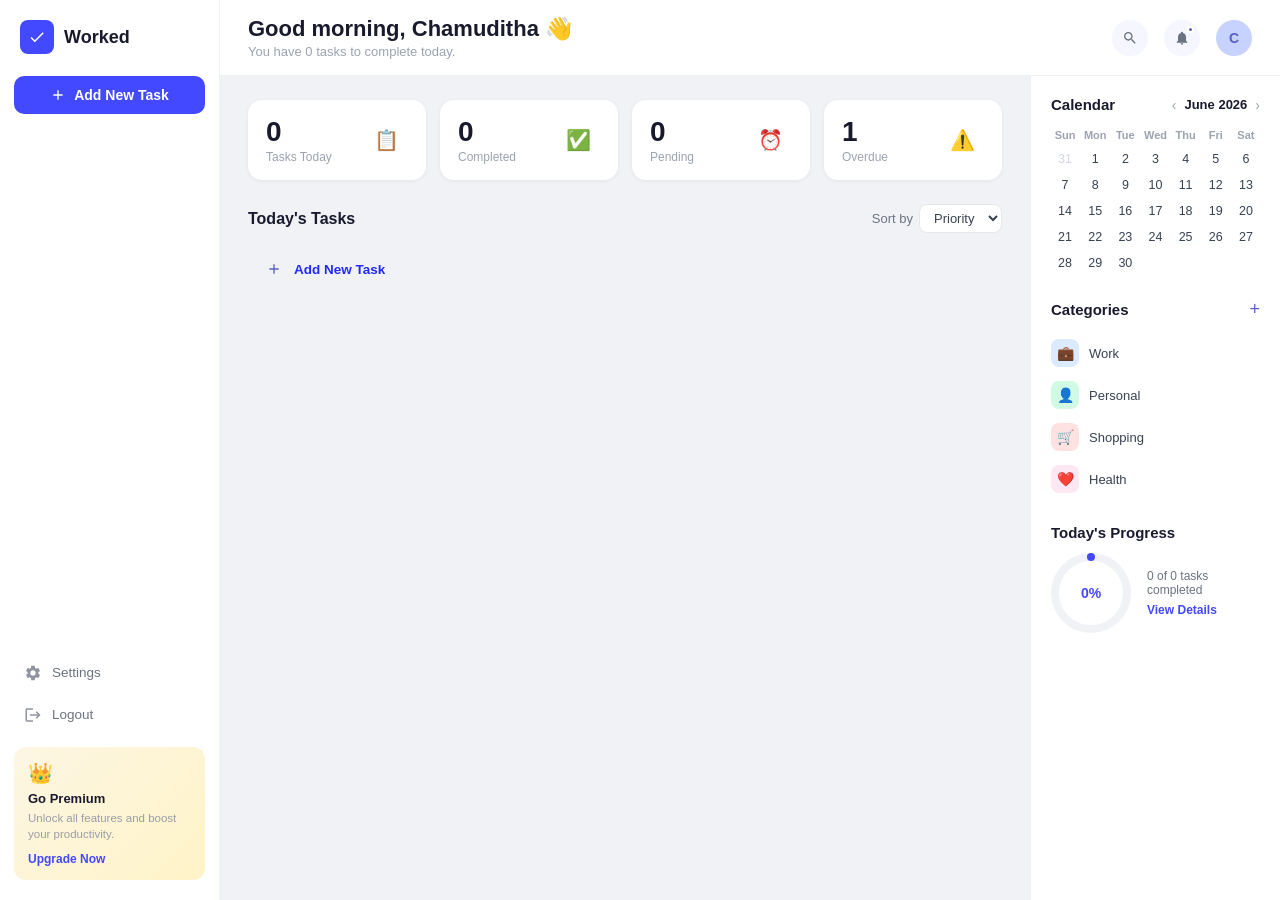
<file: Task_2/taskly.html>
<!DOCTYPE html>
<html lang="en">
<head>
<meta charset="UTF-8">
<meta name="viewport" content="width=device-width, initial-scale=1.0">
<title>Task_Do</title>
<style>
  *, *::before, *::after { box-sizing: border-box; margin: 0; padding: 0; }
  body { font-family: -apple-system, BlinkMacSystemFont, 'Segoe UI', sans-serif; background: #f0f2f5; display: flex; height: 100vh; overflow: hidden; color: #1a1a2e; font-size: 14px; }

  .sidebar {
    width: 220px; min-width: 220px; background: #fff; display: flex; flex-direction: column;
    padding: 20px 14px; border-right: 1px solid #eef0f4; gap: 6px;
  }
  .logo { display: flex; align-items: center; gap: 10px; font-size: 18px; font-weight: 700; color: #1a1a2e; padding: 0 6px 16px; }
  .logo-icon { width: 34px; height: 34px; background: #4349ff; border-radius: 8px; display: flex; align-items: center; justify-content: center; }
  .logo-icon svg { fill: white; }

  .add-task-btn {
    display: flex; align-items: center; justify-content: center; gap: 8px;
    background: #4349ff; color: white; border: none; border-radius: 10px;
    padding: 11px; font-size: 14px; font-weight: 600; cursor: pointer; margin-bottom: 10px;
    transition: background 0.2s;
  }
  .add-task-btn:hover { background: #4349ff; }

  .nav-item {
    display: flex; align-items: center; gap: 10px; padding: 9px 10px;
    border-radius: 9px; cursor: pointer; color: #6b7280; font-size: 13.5px; font-weight: 500;
    transition: all 0.15s; position: relative;
  }
  .nav-item:hover { background: #f5f6ff; color: #4349ff; }
  .nav-item.active { background: #eef0ff; color: #4349ff; font-weight: 600; }
  .nav-item .badge { margin-left: auto; background: #e5e7f5; color:#4349ff; font-size: 11px; font-weight: 700; border-radius: 20px; padding: 1px 7px; }
  .nav-icon { width: 18px; height: 18px; opacity: 0.75; }
  .nav-item.active .nav-icon { opacity: 1; }

  .sidebar-spacer { flex: 1; }

  .premium-card {
    background: linear-gradient(135deg, #fdf6e3, #fef3c7); border-radius: 12px; padding: 14px;
    margin-top: 8px;
  }
  .premium-card .crown { font-size: 20px; margin-bottom: 6px; }
  .premium-card h4 { font-size: 13px; font-weight: 700; color: #1a1a2e; }
  .premium-card p { font-size: 11.5px; color: #999da5; margin: 4px 0 8px; line-height: 1.4; }
  .premium-card a { color: #4349ff; font-size: 12px; font-weight: 700; text-decoration: none; }


  .main { flex: 1; display: flex; flex-direction: column; overflow: hidden; }


  .topbar {
    background: #fff; border-bottom: 1px solid #eef0f4; padding: 16px 28px;
    display: flex; align-items: center; justify-content: space-between;
  }
  .topbar-left h2 { font-size: 22px; font-weight: 700; color: #1a1a2e; }
  .topbar-left p { font-size: 13px; color: #9ca3af; margin-top: 2px; }
  .topbar-right { display: flex; align-items: center; gap: 16px; }
  .icon-btn { width: 36px; height: 36px; border-radius: 50%; border: none; background: #f5f6ff; cursor: pointer; display: flex; align-items: center; justify-content: center; color: #6b7280; position: relative; }
  .icon-btn .dot { position: absolute; top: 6px; right: 6px; width: 7px; height: 7px; background: #5b5fc7; border-radius: 50%; border: 2px solid white; }
  .avatar { width: 36px; height: 36px; border-radius: 50%; background: #c7d2fe; overflow: hidden; display: flex; align-items: center; justify-content: center; font-weight: 700; color: #5b5fc7; font-size: 14px; cursor: pointer; }


  .content { display: flex; flex: 1; overflow: hidden; }
  .content-main { flex: 1; padding: 24px 28px; overflow-y: auto; }
  .content-aside { width: 250px; min-width: 250px; background: #fff; border-left: 1px solid #eef0f4; padding: 20px; overflow-y: auto; }


  .stats-grid { display: grid; grid-template-columns: repeat(4, 1fr); gap: 14px; margin-bottom: 24px; }
  .stat-card {
    background: #fff; border-radius: 14px; padding: 16px 18px; display: flex; align-items: center;
    justify-content: space-between; box-shadow: 0 1px 4px rgba(0,0,0,0.06);
  }
  .stat-card .left .num { font-size: 28px; font-weight: 800; }
  .stat-card .left .label { font-size: 12px; color: #9ca3af; margin-top: 2px; }
  .stat-card .icon-wrap { width: 44px; height: 44px; border-radius: 12px; display: flex; align-items: center; justify-content: center; font-size: 20px; }
  .stat-today .num { color: #4349ff; } .stat-today .icon-wrap { background: #eef0ff; }
  .stat-done .num { color: #10b981; } .stat-done .icon-wrap { background: #d1fae5; }
  .stat-pending .num { color: #ffa200; } .stat-pending .icon-wrap { background: #fef3c7; }
  .stat-overdue .num { color: #ff0000; } .stat-overdue .icon-wrap { background: #fee2e2; }


  .tasks-header { display: flex; align-items: center; justify-content: space-between; margin-bottom: 14px; }
  .tasks-header h3 { font-size: 16px; font-weight: 700; }
  .sort-select { display: flex; align-items: center; gap: 6px; font-size: 13px; color: #6b7280; }
  .sort-select select { border: 1px solid #e5e7eb; border-radius: 8px; padding: 5px 10px; font-size: 13px; color: #374151; background: white; cursor: pointer; outline: none; }

  .task-list { display: flex; flex-direction: column; gap: 2px; background: #fff; border-radius: 14px; box-shadow: 0 1px 4px rgba(0,0,0,0.06); overflow: hidden; }
  .task-item {
    display: flex; align-items: center; padding: 14px 18px; gap: 14px; border-bottom: 1px solid #f3f4f6;
    transition: background 0.15s; cursor: pointer;
  }
  .task-item:last-child { border-bottom: none; }
  .task-item:hover { background: #fafbff; }

  .task-checkbox {
    width: 20px; height: 20px; border: 2px solid #d1d5db; border-radius: 5px;
    display: flex; align-items: center; justify-content: center; cursor: pointer; flex-shrink: 0; transition: all 0.15s;
  }
  .task-checkbox.checked { background: #4349ff; border-color: #4349ff; }
  .task-checkbox.checked::after { content: '✓'; color: white; font-size: 11px; font-weight: 700; }

  .task-info { flex: 1; }
  .task-title { font-size: 14px; font-weight: 600; color: #1a1a2e; }
  .task-title.done { text-decoration: line-through; color: #9ca3af; }
  .task-sub { font-size: 12px; color: #9ca3af; margin-top: 2px; }

  .priority-tag { padding: 3px 10px; border-radius: 20px; font-size: 11px; font-weight: 700; display: flex; align-items: center; gap: 4px; }
  .priority-high { background: #fee2e2; color: #ef4444; }
  .priority-medium { background: #dbeafe; color: #1c73ff; }
  .priority-low { background: #d1fae5; color: #10b981; }

  .task-time { font-size: 12px; color: #9ca3af; min-width: 60px; text-align: right; }

  .add-task-inline { display: flex; align-items: center; gap: 12px; padding: 14px 18px; color: #222aff; font-size: 13.5px; font-weight: 600; cursor: pointer; }
  .add-task-inline:hover { background: #fafbff; }

  
  .aside-section { margin-bottom: 24px; }
  .aside-title { font-size: 15px; font-weight: 700; margin-bottom: 12px; display: flex; align-items: center; justify-content: space-between; }
  .aside-title .btn-small { background: none; border: none; cursor: pointer; color: #9ca3af; font-size: 14px; }

  .cal-nav { display: flex; align-items: center; gap: 8px; font-size: 13px; color: #6b7280; }
  .cal-nav span { font-weight: 600; color: #1a1a2e; }

  .cal-grid { display: grid; grid-template-columns: repeat(7, 1fr); gap: 2px; }
  .cal-day-label { text-align: center; font-size: 11px; color: #9ca3af; font-weight: 600; padding: 4px 0; }
  .cal-day {
    text-align: center; font-size: 12.5px; padding: 5px 2px; border-radius: 50%; cursor: pointer;
    color: #374151; transition: background 0.15s;
  }
  .cal-day:hover { background: #eef0ff; color: #4349ff; }
  .cal-day.inactive { color: #d1d5db; }
  .cal-day.today { background: #4349ff; color: white; font-weight: 700; border-radius: 50%; }

  .cat-item { display: flex; align-items: center; gap: 10px; padding: 7px 0; }
  .cat-icon { width: 28px; height: 28px; border-radius: 8px; display: flex; align-items: center; justify-content: center; font-size: 14px; }
  .cat-name { flex: 1; font-size: 13px; color: #374151; font-weight: 500; }
  .cat-count { font-size: 12px; color: #9ca3af; font-weight: 600; }

  .progress-wrap { display: flex; align-items: center; gap: 16px; }
  .progress-ring-wrap { position: relative; width: 80px; height: 80px; }
  .progress-ring-wrap svg { transform: rotate(-90deg); }
  .ring-bg { fill: none; stroke: #f0f2f5; stroke-width: 8; }
  .ring-fill { fill: none; stroke: #4349ff; stroke-width: 8; stroke-linecap: round; stroke-dasharray: 226; stroke-dashoffset: 151; transition: stroke-dashoffset 0.5s; }
  .ring-text { position: absolute; inset: 0; display: flex; align-items: center; justify-content: center; font-size: 14px; font-weight: 800; color: #4349ff; }
  .progress-info .detail { font-size: 12px; color: #6b7280; margin-bottom: 4px; }
  .progress-info a { color: #4349ff; font-size: 12px; font-weight: 700; text-decoration: none; }


  .modal-overlay { display: none; position: fixed; inset: 0; background: rgba(0,0,0,0.3); z-index: 100; align-items: center; justify-content: center; }
  .modal-overlay.open { display: flex; }
  .modal { background: white; border-radius: 16px; padding: 24px; width: 380px; box-shadow: 0 20px 60px rgba(0,0,0,0.15); }
  .modal h3 { font-size: 16px; font-weight: 700; margin-bottom: 16px; }
  .modal input, .modal select { width: 100%; border: 1px solid #e5e7eb; border-radius: 8px; padding: 10px 12px; font-size: 14px; outline: none; margin-bottom: 12px; }
  .modal input:focus, .modal select:focus { border-color: #4349ff; }
  .modal-actions { display: flex; gap: 10px; margin-top: 4px; }
  .modal-actions button { flex: 1; padding: 10px; border-radius: 8px; font-size: 14px; font-weight: 600; cursor: pointer; border: none; }
  .btn-cancel { background: #f3f4f6; color: #6b7280; }
  .btn-save { background: #4349ff; color: white; }

  ::-webkit-scrollbar { width: 4px; } ::-webkit-scrollbar-track { background: transparent; } ::-webkit-scrollbar-thumb { background: #e5e7eb; border-radius: 4px; }
</style>
</head>
<body>

<aside class="sidebar">
  <div class="logo">
    <div class="logo-icon">
      <svg width="18" height="18" viewBox="0 0 24 24"><path d="M9 16.17L4.83 12l-1.42 1.41L9 19 21 7l-1.41-1.41L9 16.17z"/></svg>
    </div>
    Worked
  </div>

  <button class="add-task-btn" onclick="openModal()">
    <svg width="16" height="16" viewBox="0 0 24 24" fill="white"><path d="M19 13H13v6h-2v-6H5v-2h6V5h2v6h6v2z"/></svg>
    Add New Task
  </button>



  <div class="sidebar-spacer"></div>

  <div class="nav-item" onclick="setActive(this)">
    <svg class="nav-icon" viewBox="0 0 24 24" fill="currentColor"><path d="M19.14,12.94c0.04-0.3,0.06-0.61,0.06-0.94c0-0.32-0.02-0.64-0.07-0.94l2.03-1.58c0.18-0.14,0.23-0.41,0.12-0.61 l-1.92-3.32c-0.12-0.22-0.37-0.29-0.59-0.22l-2.39,0.96c-0.5-0.38-1.03-0.7-1.62-0.94L14.4,2.81c-0.04-0.24-0.24-0.41-0.48-0.41 h-3.84c-0.24,0-0.43,0.17-0.47,0.41L9.25,5.35C8.66,5.59,8.12,5.92,7.63,6.29L5.24,5.33c-0.22-0.08-0.47,0-0.59,0.22L2.74,8.87 C2.62,9.08,2.66,9.34,2.86,9.48l2.03,1.58C4.84,11.36,4.8,11.69,4.8,12s0.02,0.64,0.07,0.94l-2.03,1.58 c-0.18,0.14-0.23,0.41-0.12,0.61l1.92,3.32c0.12,0.22,0.37,0.29,0.59,0.22l2.39-0.96c0.5,0.38,1.03,0.7,1.62,0.94l0.36,2.54 c0.05,0.24,0.24,0.41,0.48,0.41h3.84c0.24,0,0.44-0.17,0.47-0.41l0.36-2.54c0.59-0.24,1.13-0.56,1.62-0.94l2.39,0.96 c0.22,0.08,0.47,0,0.59-0.22l1.92-3.32c0.12-0.22,0.07-0.47-0.12-0.61L19.14,12.94z M12,15.6c-1.98,0-3.6-1.62-3.6-3.6 s1.62-3.6,3.6-3.6s3.6,1.62,3.6,3.6S13.98,15.6,12,15.6z"/></svg>
    Settings
  </div>
  <div class="nav-item" onclick="setActive(this)">
    <svg class="nav-icon" viewBox="0 0 24 24" fill="currentColor"><path d="M17 7l-1.41 1.41L18.17 11H8v2h10.17l-2.58 2.58L17 17l5-5zM4 5h8V3H4c-1.1 0-2 .9-2 2v14c0 1.1.9 2 2 2h8v-2H4V5z"/></svg>
    Logout
  </div>

  <div class="premium-card">
    <div class="crown">👑</div>
    <h4>Go Premium</h4>
    <p>Unlock all features and boost your productivity.</p>
    <a href="#">Upgrade Now</a>
  </div>
</aside>


<div class="main">

  <header class="topbar">
    <div class="topbar-left">
      <h2>Good morning, Chamuditha 👋</h2>
      <p id="taskCountMsg">You have tasks to complete today.</p>
    </div>
    <div class="topbar-right">
      <button class="icon-btn">
        <svg width="16" height="16" viewBox="0 0 24 24" fill="#6b7280"><path d="M15.5 14h-.79l-.28-.27C15.41 12.59 16 11.11 16 9.5 16 5.91 13.09 3 9.5 3S3 5.91 3 9.5 5.91 16 9.5 16c1.61 0 3.09-.59 4.23-1.57l.27.28v.79l5 4.99L20.49 19l-4.99-5zm-6 0C7.01 14 5 11.99 5 9.5S7.01 5 9.5 5 14 7.01 14 9.5 11.99 14 9.5 14z"/></svg>
      </button>
      <button class="icon-btn">
        <svg width="16" height="16" viewBox="0 0 24 24" fill="#6b7280"><path d="M12 22c1.1 0 2-.9 2-2h-4c0 1.1.9 2 2 2zm6-6v-5c0-3.07-1.63-5.64-4.5-6.32V4c0-.83-.67-1.5-1.5-1.5s-1.5.67-1.5 1.5v.68C7.64 5.36 6 7.92 6 11v5l-2 2v1h16v-1l-2-2z"/></svg>
        <span class="dot"></span>
      </button>
      <div class="avatar">C</div>
    </div>
  </header>


  <div class="content">
    <div class="content-main">

      <div class="stats-grid">
        <div class="stat-card">
          <div class="left">
            <div class="num stat-today" id="statToday">6</div>
            <div class="label">Tasks Today</div>
          </div>
          <div class="icon-wrap stat-today">📋</div>
        </div>
        <div class="stat-card">
          <div class="left">
            <div class="num stat-done" id="statDone">2</div>
            <div class="label">Completed</div>
          </div>
          <div class="icon-wrap stat-done">✅</div>
        </div>
        <div class="stat-card">
          <div class="left">
            <div class="num stat-pending" id="statPending">4</div>
            <div class="label">Pending</div>
          </div>
          <div class="icon-wrap stat-pending">⏰</div>
        </div>
        <div class="stat-card">
          <div class="left">
            <div class="num stat-overdue">1</div>
            <div class="label">Overdue</div>
          </div>
          <div class="icon-wrap stat-overdue">⚠️</div>
        </div>
      </div>

   
      <div class="tasks-header">
        <h3>Today's Tasks</h3>
        <div class="sort-select">
          Sort by
          <select onchange="sortTasks(this.value)">
            <option>Priority</option>
            <option>Time</option>
            <option>Name</option>
          </select>
        </div>
      </div>

      <div class="task-list" id="taskList"></div>

      <div class="add-task-inline" onclick="openModal()">
        <svg width="16" height="16" viewBox="0 0 24 24" fill="#5b5fc7"><path d="M19 13H13v6h-2v-6H5v-2h6V5h2v6h6v2z"/></svg>
        Add New Task
      </div>
    </div>


    <aside class="content-aside">

      <div class="aside-section">
        <div class="aside-title">
          Calendar
          <div class="cal-nav">
            <button class="btn-small" onclick="changeMonth(-1)">&#8249;</button>
            <span id="calMonthLabel">June 2026</span>
            <button class="btn-small" onclick="changeMonth(1)">&#8250;</button>
          </div>
        </div>
        <div class="cal-grid" id="calGrid"></div>
      </div>

     
      <div class="aside-section">
        <div class="aside-title">
          Categories
          <button class="btn-small" style="font-size:18px; color:#5b5fc7;">+</button>
        </div>
        <div class="cat-item">
          <div class="cat-icon" style="background:#dbeafe;">💼</div>
          <span class="cat-name">Work</span>
        
        </div>
        <div class="cat-item">
          <div class="cat-icon" style="background:#d1fae5;">👤</div>
          <span class="cat-name">Personal</span>
    
        </div>
        <div class="cat-item">
          <div class="cat-icon" style="background:#fee2e2;">🛒</div>
          <span class="cat-name">Shopping</span>
         
        </div>
        <div class="cat-item">
          <div class="cat-icon" style="background:#fce7f3;">❤️</div>
          <span class="cat-name">Health</span>
         
        </div>
      </div>

   
      <div class="aside-section">
        <div class="aside-title">Today's Progress</div>
        <div class="progress-wrap">
          <div class="progress-ring-wrap">
            <svg width="80" height="80" viewBox="0 0 80 80">
              <circle class="ring-bg" cx="40" cy="40" r="36"/>
              <circle class="ring-fill" id="ringFill" cx="40" cy="40" r="36"/>
            </svg>
            <div class="ring-text" id="ringPct">33%</div>
          </div>
          <div class="progress-info">
            <div class="detail" id="progressDetail">2 of 6 tasks<br>completed</div>
            <a href="#">View Details</a>
          </div>
        </div>
      </div>

    </aside>
  </div>
</div>


<div class="modal-overlay" id="modalOverlay">
  <div class="modal">
    <h3>Add New Task</h3>
    <input type="text" id="newTaskName" placeholder="Task name..." />
    <select id="newTaskCat">
      <option>Work</option>
      <option>Personal</option>
      <option>Shopping</option>
      <option>Health</option>
    </select>
    <select id="newTaskPriority">
      <option value="High">High Priority</option>
      <option value="Medium" selected>Medium Priority</option>
      <option value="Low">Low Priority</option>
    </select>
    <input type="time" id="newTaskTime" value="09:00" />
    <div class="modal-actions">
      <button class="btn-cancel" onclick="closeModal()">Cancel</button>
      <button class="btn-save" onclick="addTask()">Save Task</button>
    </div>
  </div>
</div>

<script>
  let tasks = [];

  function renderTasks() {
    const list = document.getElementById('taskList');
    list.innerHTML = '';
    tasks.forEach((t, i) => {
      const item = document.createElement('div');
      item.className = 'task-item';

      const cb = document.createElement('div');
      cb.className = 'task-checkbox' + (t.done ? ' checked' : '');
      cb.onclick = () => { tasks[i].done = !tasks[i].done; updateStats(); renderTasks(); };

      const info = document.createElement('div');
      info.className = 'task-info';
      info.innerHTML = `<div class="task-title${t.done ? ' done' : ''}">${t.title}</div><div class="task-sub">${t.cat}</div>`;

      const pTag = document.createElement('span');
      pTag.className = `priority-tag priority-${t.priority.toLowerCase()}`;
      const arrow = t.priority === 'High' ? '↑' : t.priority === 'Low' ? '↓' : '—';
      pTag.textContent = `${t.priority} ${arrow}`;

      const time = document.createElement('span');
      time.className = 'task-time';
      time.textContent = t.time;

      item.appendChild(cb);
      item.appendChild(info);
      item.appendChild(pTag);
      item.appendChild(time);
      list.appendChild(item);
    });
  }

  function updateStats() {
    const done = tasks.filter(t => t.done).length;
    const total = tasks.length;
    const pending = total - done;
    document.getElementById('statToday').textContent = total;
    document.getElementById('statDone').textContent = done;
    document.getElementById('statPending').textContent = pending;
    document.getElementById('taskCountMsg').textContent = `You have ${pending} task${pending !== 1 ? 's' : ''} to complete today.`;
    const pct = total === 0 ? 0 : Math.round((done / total) * 100);
    document.getElementById('ringPct').textContent = pct + '%';
    document.getElementById('progressDetail').innerHTML = `${done} of ${total} tasks<br>completed`;
    
    const offset = 226.2 - (226.2 * pct / 100);
    document.getElementById('ringFill').style.strokeDashoffset = offset;
  }

  function sortTasks(by) {
    if (by === 'Priority') {
      const order = { High: 0, Medium: 1, Low: 2 };
      tasks.sort((a, b) => order[a.priority] - order[b.priority]);
    } else if (by === 'Name') {
      tasks.sort((a, b) => a.title.localeCompare(b.title));
    } else if (by === 'Time') {
      tasks.sort((a, b) => a.time.localeCompare(b.time));
    }
    renderTasks();
  }

  function openModal() { document.getElementById('modalOverlay').classList.add('open'); document.getElementById('newTaskName').focus(); }
  function closeModal() { document.getElementById('modalOverlay').classList.remove('open'); }
  document.getElementById('modalOverlay').addEventListener('click', e => { if (e.target === e.currentTarget) closeModal(); });

  function addTask() {
    const name = document.getElementById('newTaskName').value.trim();
    if (!name) return;
    const cat = document.getElementById('newTaskCat').value;
    const priority = document.getElementById('newTaskPriority').value;
    let t = document.getElementById('newTaskTime').value;
    
    const [h, m] = t.split(':');
    const hr = parseInt(h);
    t = `${hr > 12 ? hr - 12 : hr || 12}:${m} ${hr >= 12 ? 'PM' : 'AM'}`;
    tasks.push({ title: name, cat, priority, time: t, done: false });
    document.getElementById('newTaskName').value = '';
    closeModal();
    updateStats();
    renderTasks();
  }

  
  let calYear = 2026, calMonth = 5; 
  const monthNames = ['January','February','March','April','May','June','July','August','September','October','November','December'];
  const today = new Date();

  function renderCalendar() {
    document.getElementById('calMonthLabel').textContent = `${monthNames[calMonth]} ${calYear}`;
    const grid = document.getElementById('calGrid');
    grid.innerHTML = '';
    ['Sun','Mon','Tue','Wed','Thu','Fri','Sat'].forEach(d => {
      const el = document.createElement('div');
      el.className = 'cal-day-label';
      el.textContent = d;
      grid.appendChild(el);
    });
    const first = new Date(calYear, calMonth, 1).getDay();
    const daysInMonth = new Date(calYear, calMonth + 1, 0).getDate();
    const prevDays = new Date(calYear, calMonth, 0).getDate();
    for (let i = 0; i < first; i++) {
      const el = document.createElement('div');
      el.className = 'cal-day inactive';
      el.textContent = prevDays - first + 1 + i;
      grid.appendChild(el);
    }
    for (let d = 1; d <= daysInMonth; d++) {
      const el = document.createElement('div');
      el.className = 'cal-day';
      if (d === today.getDate() && calMonth === today.getMonth() && calYear === today.getFullYear()) el.classList.add('today');
      el.textContent = d;
      grid.appendChild(el);
    }
  }

  function changeMonth(dir) {
    calMonth += dir;
    if (calMonth > 11) { calMonth = 0; calYear++; }
    if (calMonth < 0) { calMonth = 11; calYear--; }
    renderCalendar();
  }

  function setActive(el) {
    document.querySelectorAll('.nav-item').forEach(n => n.classList.remove('active'));
    el.classList.add('active');
  }

  renderTasks();
  updateStats();
  renderCalendar();
</script>
</body>
</html>
</file>
